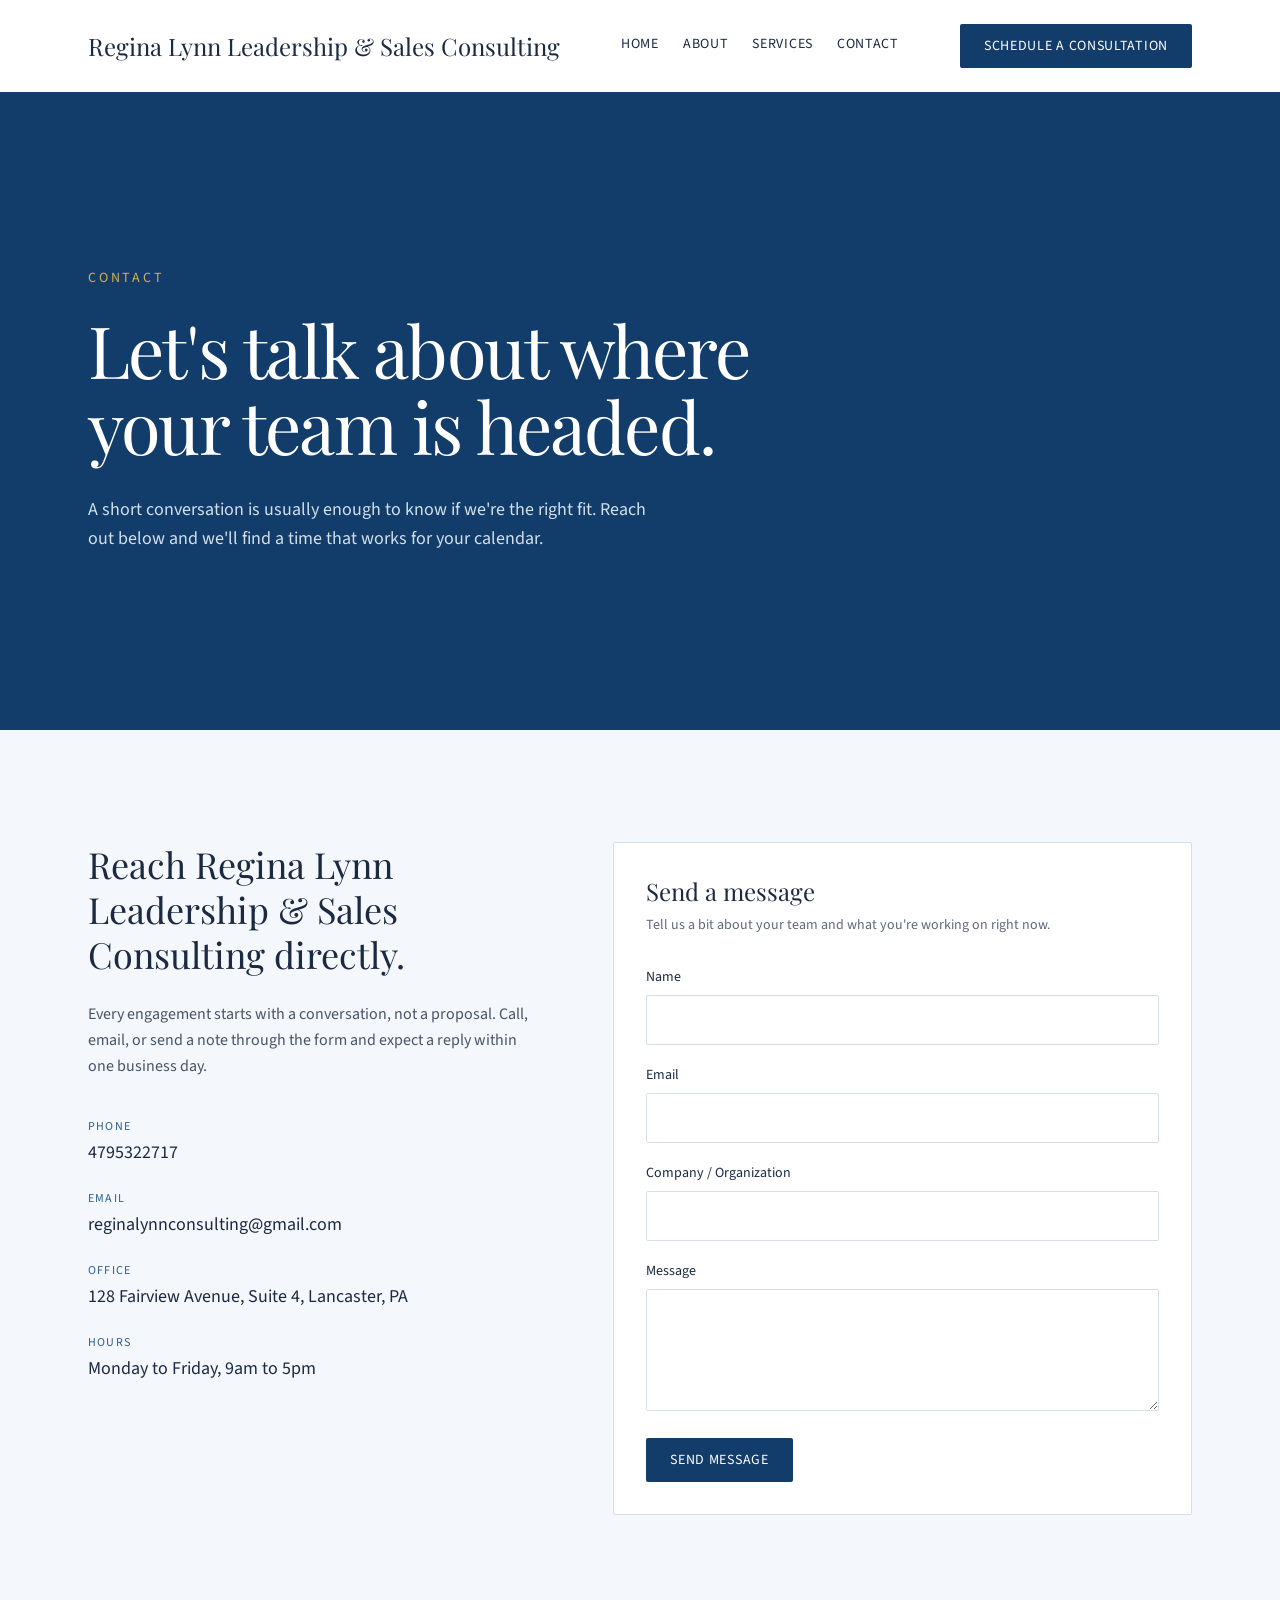
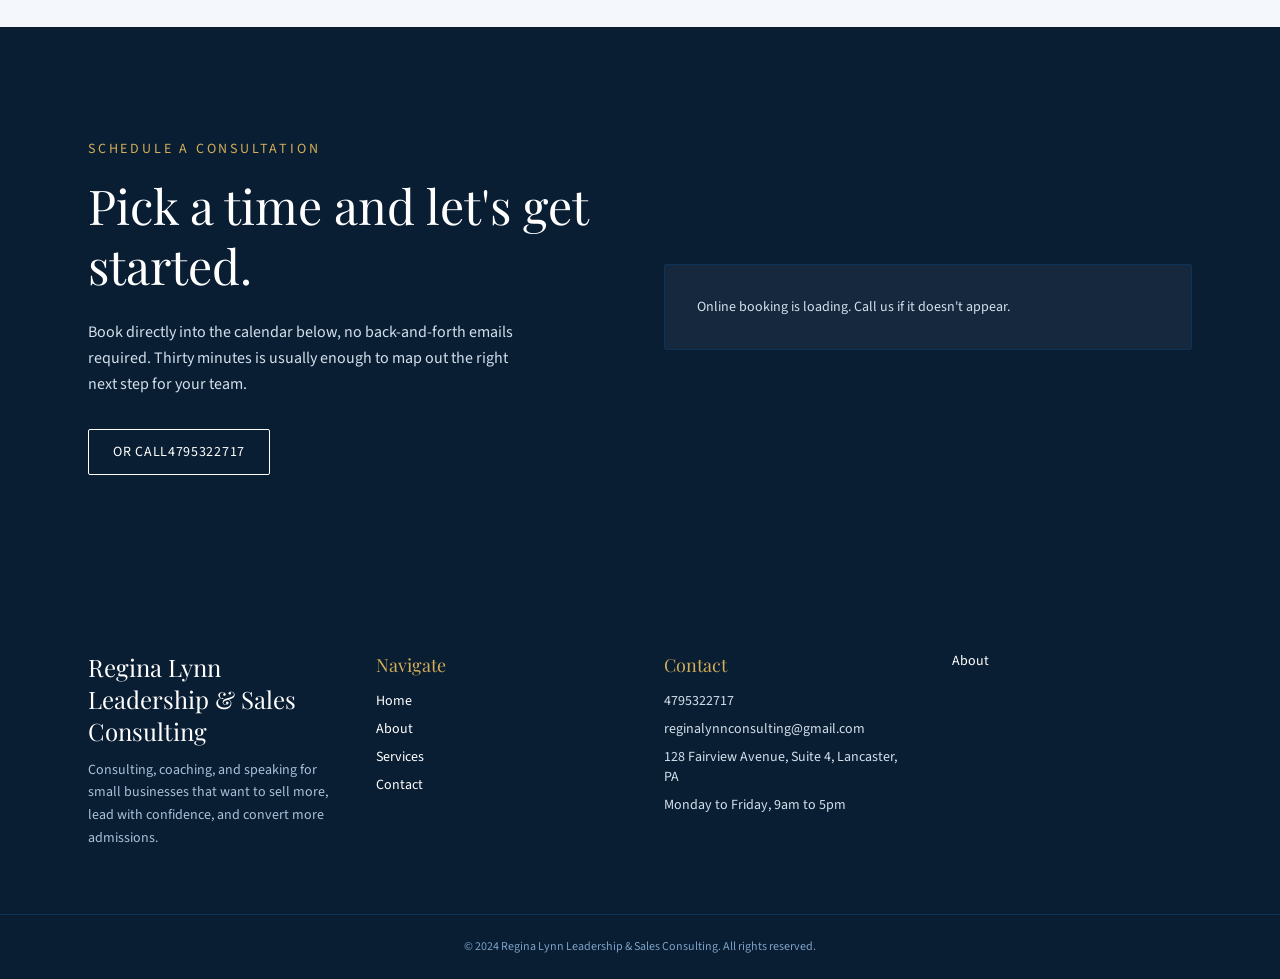
<file: contact.html>
<!DOCTYPE html><html lang="en"><head>
<meta charset="utf-8"/>
<meta name="viewport" content="width=device-width, initial-scale=1"/>
<title>Contact | Regina Lynn Leadership &amp; Sales Consulting</title>
<meta name="description" content="Get in touch with Regina Lynn Leadership &amp; Sales Consulting or schedule a consultation to talk sales, leadership, and admissions performance for your team."/>
<link rel="canonical" href="https://regina-lynn-consulting-6e9e.sites.tibly.ai/contact"/>
<meta property="og:type" content="website"/>
<meta property="og:url" content="https://regina-lynn-consulting-6e9e.sites.tibly.ai/contact"/>
<meta property="og:site_name" content="Regina Lynn Leadership &amp; Sales Consulting"/>
<meta property="og:title" content="Contact | Regina Lynn Leadership &amp; Sales Consulting"/>
<meta property="og:description" content="Get in touch with Regina Lynn Leadership &amp; Sales Consulting or schedule a consultation to talk sales, leadership, and admissions performance for your team."/>
<meta name="twitter:card" content="summary_large_image"/>
<link rel="icon" href="/favicon.svg" type="image/svg+xml"/>
<link rel="preconnect" href="https://fonts.googleapis.com"/>
<link rel="preconnect" href="https://fonts.gstatic.com" crossorigin=""/>
<link href="https://fonts.googleapis.com/css2?family=Playfair+Display:ital,wght@0,400;0,600;0,700;0,900;1,400&amp;family=Source+Sans+3:wght@400;500;600;700&amp;display=swap" rel="stylesheet"/>
<link rel="stylesheet" href="/styles.css"/>
</head>
<body>
<!-- block:header -->
<header class="bg-white">
  <div class="mx-auto max-w-6xl px-6 py-6 flex flex-col sm:flex-row sm:items-center sm:justify-between gap-5">
    <a href="/" class="font-display text-2xl text-ink leading-none">
      <span data-tibly-field="business-name">Regina Lynn Leadership &amp; Sales Consulting</span>
    </a>
    <nav class="flex flex-wrap gap-x-6 gap-y-2 font-body text-sm uppercase tracking-wider text-ink">
      <a href="/" class="border-b border-transparent hover:border-accent-500 hover:text-brand-600 transition-colors duration-200 pb-1">Home</a>
      <a href="/about" class="border-b border-transparent hover:border-accent-500 hover:text-brand-600 transition-colors duration-200 pb-1">About</a>
      <a href="/services" class="border-b border-transparent hover:border-accent-500 hover:text-brand-600 transition-colors duration-200 pb-1">Services</a>
      <a href="/contact" class="border-b border-transparent hover:border-accent-500 hover:text-brand-600 transition-colors duration-200 pb-1">Contact</a>
    </nav>
    <a href="/contact" class="btn">Schedule a Consultation</a>
  </div>
</header>
<!-- /block:header -->
<!-- block:statement-hero -->
<section class="bg-brand-600 text-white" data-block="statement-hero">
  <div class="mx-auto max-w-6xl px-6 py-28 sm:py-36 lg:py-44">
    <p class="font-body text-sm uppercase tracking-[0.2em] text-accent-400 mb-6">Contact</p>
    <h1 class="font-display text-5xl sm:text-6xl lg:text-7xl leading-[1.05] tracking-tight max-w-3xl">
      Let&#39;s talk about where your team is headed.
    </h1>
    <p class="font-body text-lg text-brand-100 mt-8 max-w-xl leading-relaxed">
      A short conversation is usually enough to know if we&#39;re the right fit. Reach out below and we&#39;ll find a time that works for your calendar.
    </p>
  </div>
</section>
<!-- /block:statement-hero -->
<!-- block:longform-intro -->
<section class="bg-surface" data-block="longform-intro">
  <div class="mx-auto max-w-6xl px-6 py-20 sm:py-28 grid gap-16 lg:grid-cols-[minmax(0,1fr)_minmax(0,1.3fr)] lg:gap-20">
    <div>
      <h2 class="font-display text-3xl sm:text-4xl text-ink leading-tight mb-6">
        Reach <span data-tibly-field="business-name">Regina Lynn Leadership &amp; Sales Consulting</span> directly.
      </h2>
      <p class="font-body text-base text-ink/80 leading-relaxed mb-10 max-w-md">
        Every engagement starts with a conversation, not a proposal. Call, email, or send a note through the form and expect a reply within one business day.
      </p>
      <ul class="space-y-6 font-body text-ink">
        <li>
          <p class="text-xs uppercase tracking-widest text-brand-500 mb-1">Phone</p>
          <a href="tel:4795322717" data-tibly-field="phone" class="text-lg hover:text-brand-600 transition-colors duration-200">4795322717</a>
        </li>
        <li>
          <p class="text-xs uppercase tracking-widest text-brand-500 mb-1">Email</p>
          <a href="mailto:reginalynnconsulting@gmail.com" data-tibly-field="email" class="text-lg hover:text-brand-600 transition-colors duration-200">reginalynnconsulting@gmail.com</a>
        </li>
        <li>
          <p class="text-xs uppercase tracking-widest text-brand-500 mb-1">Office</p>
          <span data-tibly-field="address" class="text-lg">128 Fairview Avenue, Suite 4, Lancaster, PA</span>
        </li>
        <li>
          <p class="text-xs uppercase tracking-widest text-brand-500 mb-1">Hours</p>
          <span data-tibly-field="hours" class="text-lg">Monday to Friday, 9am to 5pm</span>
        </li>
      </ul>
    </div>
    <div class="card">
      <h3 class="font-display text-2xl text-ink mb-2">Send a message</h3>
      <p class="font-body text-sm text-ink/70 mb-8">Tell us a bit about your team and what you&#39;re working on right now.</p>
      <form method="POST" action="https://api.tibly.ai/api/public/site-forms" class="space-y-5">
        <input type="hidden" name="_page" value="/contact"/>
        <input type="text" name="_gotcha" class="hidden" tabindex="-1" autocomplete="off" aria-hidden="true"/>
        <div>
          <label for="name" class="block font-body text-sm text-ink mb-2">Name</label>
          <input id="name" name="name" type="text" required="" class="w-full border border-brand-100 rounded-[var(--radius-sm)] px-4 py-3 font-body text-ink focus:outline-none focus:ring-2 focus:ring-accent-500 focus:border-accent-500"/>
        </div>
        <div>
          <label for="email" class="block font-body text-sm text-ink mb-2">Email</label>
          <input id="email" name="email" type="email" required="" class="w-full border border-brand-100 rounded-[var(--radius-sm)] px-4 py-3 font-body text-ink focus:outline-none focus:ring-2 focus:ring-accent-500 focus:border-accent-500"/>
        </div>
        <div>
          <label for="company" class="block font-body text-sm text-ink mb-2">Company / Organization</label>
          <input id="company" name="company" type="text" class="w-full border border-brand-100 rounded-[var(--radius-sm)] px-4 py-3 font-body text-ink focus:outline-none focus:ring-2 focus:ring-accent-500 focus:border-accent-500"/>
        </div>
        <div>
          <label for="message" class="block font-body text-sm text-ink mb-2">Message</label>
          <textarea id="message" name="message" rows="4" required="" class="w-full border border-brand-100 rounded-[var(--radius-sm)] px-4 py-3 font-body text-ink focus:outline-none focus:ring-2 focus:ring-accent-500 focus:border-accent-500"></textarea>
        </div>
        <button type="submit" class="btn w-full sm:w-auto">Send Message</button>
      </form>
    </div>
  </div>
</section>
<!-- /block:longform-intro -->
<!-- block:editorial-cta -->
<section class="bg-brand-900 text-white" data-block="editorial-cta">
  <div class="mx-auto max-w-6xl px-6 py-24 sm:py-28 grid gap-12 lg:grid-cols-2 lg:items-center">
    <div>
      <p class="font-body text-sm uppercase tracking-[0.2em] text-accent-400 mb-4">Schedule a Consultation</p>
      <h2 class="font-display text-4xl sm:text-5xl leading-tight mb-6">Pick a time and let&#39;s get started.</h2>
      <p class="font-body text-brand-100 leading-relaxed max-w-md mb-8">
        Book directly into the calendar below, no back-and-forth emails required. Thirty minutes is usually enough to map out the right next step for your team.
      </p>
      <a href="tel:4795322717" class="btn-secondary">Or Call <span data-tibly-field="phone">4795322717</span></a>
    </div>
    <div class="bg-white/5 border border-brand-700 rounded-[var(--radius-sm)] p-6 sm:p-8">
      <div data-tibly-booking="">
        <p class="font-body text-sm text-brand-100">Online booking is loading. Call us if it doesn&#39;t appear.</p>
      </div>
    </div>
  </div>
</section>
<!-- /block:editorial-cta -->
<!-- block:footer -->
<footer class="bg-brand-900 text-white">
  <div class="mx-auto max-w-6xl px-6 py-16 grid gap-12 sm:grid-cols-2 lg:grid-cols-4">
    <div>
      <p class="font-display text-2xl mb-3"><span data-tibly-field="business-name">Regina Lynn Leadership &amp; Sales Consulting</span></p>
      <p class="font-body text-sm text-brand-200 leading-relaxed max-w-xs">Consulting, coaching, and speaking for small businesses that want to sell more, lead with confidence, and convert more admissions.</p>
    </div>
    <div>
      <p class="font-display text-lg mb-3 text-accent-400">Navigate</p>
      <nav class="flex flex-col gap-2 font-body text-sm">
        <a href="/" class="hover:text-accent-400 transition-colors duration-200">Home</a>
        <a href="/about" class="hover:text-accent-400 transition-colors duration-200">About</a>
        <a href="/services" class="hover:text-accent-400 transition-colors duration-200">Services</a>
        <a href="/contact" class="hover:text-accent-400 transition-colors duration-200">Contact</a>
      </nav>
    </div>
    <div>
      <p class="font-display text-lg mb-3 text-accent-400">Contact</p>
      <ul class="flex flex-col gap-2 font-body text-sm text-brand-100">
        <li><a href="tel:4795322717" data-tibly-field="phone" class="hover:text-accent-400 transition-colors duration-200">4795322717</a></li>
        <li><a href="mailto:reginalynnconsulting@gmail.com" data-tibly-field="email" class="hover:text-accent-400 transition-colors duration-200">reginalynnconsulting@gmail.com</a></li>
        <li><span data-tibly-field="address">128 Fairview Avenue, Suite 4, Lancaster, PA</span></li>
        <li><span data-tibly-field="hours">Monday to Friday, 9am to 5pm</span></li>
      </ul>
    </div>
    <div data-tibly-field="links" class="flex flex-col gap-2 font-body text-sm">
      About
    </div>
  </div>
  <div class="border-t border-brand-700 py-6 text-center font-body text-xs text-brand-300">
    © 2024 <span data-tibly-field="business-name">Regina Lynn Leadership &amp; Sales Consulting</span>. All rights reserved.
  </div>
</footer>
<!-- /block:footer -->
  <script async="" src="https://api.tibly.ai/widget/v1.js"></script>


</body></html>
</file>
<file: styles.css>
/*! tailwindcss v4.3.2 | MIT License | https://tailwindcss.com */
@layer properties{@supports (((-webkit-hyphens:none)) and (not (margin-trim:inline))) or ((-moz-orient:inline) and (not (color:rgb(from red r g b)))){*,:before,:after,::backdrop{--tw-space-y-reverse:0;--tw-border-style:solid;--tw-leading:initial;--tw-tracking:initial;--tw-duration:initial;--tw-scale-x:1;--tw-scale-y:1;--tw-scale-z:1;--tw-shadow:0 0 #0000;--tw-shadow-color:initial;--tw-shadow-alpha:100%;--tw-inset-shadow:0 0 #0000;--tw-inset-shadow-color:initial;--tw-inset-shadow-alpha:100%;--tw-ring-color:initial;--tw-ring-shadow:0 0 #0000;--tw-inset-ring-color:initial;--tw-inset-ring-shadow:0 0 #0000;--tw-ring-inset:initial;--tw-ring-offset-width:0px;--tw-ring-offset-color:#fff;--tw-ring-offset-shadow:0 0 #0000}}}@layer theme{:root,:host{--font-sans:ui-sans-serif, system-ui, sans-serif, "Apple Color Emoji", "Segoe UI Emoji", "Segoe UI Symbol", "Noto Color Emoji";--font-mono:ui-monospace, SFMono-Regular, Menlo, Monaco, Consolas, "Liberation Mono", "Courier New", monospace;--color-white:#fff;--spacing:.25rem;--container-xs:20rem;--container-md:28rem;--container-lg:32rem;--container-xl:36rem;--container-2xl:42rem;--container-3xl:48rem;--container-4xl:56rem;--container-6xl:72rem;--text-xs:.75rem;--text-xs--line-height:calc(1 / .75);--text-sm:.875rem;--text-sm--line-height:calc(1.25 / .875);--text-base:1rem;--text-base--line-height:calc(1.5 / 1);--text-lg:1.125rem;--text-lg--line-height:calc(1.75 / 1.125);--text-xl:1.25rem;--text-xl--line-height:calc(1.75 / 1.25);--text-2xl:1.5rem;--text-2xl--line-height:calc(2 / 1.5);--text-3xl:1.875rem;--text-3xl--line-height:calc(2.25 / 1.875);--text-4xl:2.25rem;--text-4xl--line-height:calc(2.5 / 2.25);--text-5xl:3rem;--text-5xl--line-height:1;--text-6xl:3.75rem;--text-6xl--line-height:1;--text-7xl:4.5rem;--text-7xl--line-height:1;--text-8xl:6rem;--text-8xl--line-height:1;--tracking-tight:-.025em;--tracking-wider:.05em;--tracking-widest:.1em;--leading-tight:1.25;--leading-snug:1.375;--leading-relaxed:1.625;--radius-sm:2px;--default-transition-duration:.15s;--default-transition-timing-function:cubic-bezier(.4, 0, .2, 1);--default-font-family:var(--font-sans);--default-mono-font-family:var(--font-mono);--color-brand-100:#d3e0ec;--color-brand-200:#a8c2d9;--color-brand-300:#7da3c6;--color-brand-500:#2e5f8a;--color-brand-600:#123c69;--color-brand-700:#0f3257;--color-brand-800:#0c2745;--color-brand-900:#091d33;--color-accent-400:#d4ae58;--color-accent-500:#c9a24b;--color-accent-600:#a9843a;--color-surface:#f4f7fb;--color-ink:#1b2a41;--font-display:"Playfair Display", Georgia, serif;--font-body:"Source Sans 3", "Source Sans Pro", Arial, sans-serif}}@layer base{*,:after,:before,::backdrop{box-sizing:border-box;border:0 solid;margin:0;padding:0}::file-selector-button{box-sizing:border-box;border:0 solid;margin:0;padding:0}html,:host{-webkit-text-size-adjust:100%;tab-size:4;line-height:1.5;font-family:var(--default-font-family,ui-sans-serif, system-ui, sans-serif, "Apple Color Emoji", "Segoe UI Emoji", "Segoe UI Symbol", "Noto Color Emoji");font-feature-settings:var(--default-font-feature-settings,normal);font-variation-settings:var(--default-font-variation-settings,normal);-webkit-tap-highlight-color:transparent}hr{height:0;color:inherit;border-top-width:1px}abbr:where([title]){-webkit-text-decoration:underline dotted;text-decoration:underline dotted}h1,h2,h3,h4,h5,h6{font-size:inherit;font-weight:inherit}a{color:inherit;-webkit-text-decoration:inherit;-webkit-text-decoration:inherit;-webkit-text-decoration:inherit;text-decoration:inherit}b,strong{font-weight:bolder}code,kbd,samp,pre{font-family:var(--default-mono-font-family,ui-monospace, SFMono-Regular, Menlo, Monaco, Consolas, "Liberation Mono", "Courier New", monospace);font-feature-settings:var(--default-mono-font-feature-settings,normal);font-variation-settings:var(--default-mono-font-variation-settings,normal);font-size:1em}small{font-size:80%}sub,sup{vertical-align:baseline;font-size:75%;line-height:0;position:relative}sub{bottom:-.25em}sup{top:-.5em}table{text-indent:0;border-color:inherit;border-collapse:collapse}:-moz-focusring{outline:auto}progress{vertical-align:baseline}summary{display:list-item}ol,ul,menu{list-style:none}img,svg,video,canvas,audio,iframe,embed,object{vertical-align:middle;display:block}img,video{max-width:100%;height:auto}button,input,select,optgroup,textarea{font:inherit;font-feature-settings:inherit;font-variation-settings:inherit;letter-spacing:inherit;color:inherit;opacity:1;background-color:#0000;border-radius:0}::file-selector-button{font:inherit;font-feature-settings:inherit;font-variation-settings:inherit;letter-spacing:inherit;color:inherit;opacity:1;background-color:#0000;border-radius:0}:where(select:is([multiple],[size])) optgroup{font-weight:bolder}:where(select:is([multiple],[size])) optgroup option{padding-inline-start:20px}::file-selector-button{margin-inline-end:4px}::placeholder{opacity:1}@supports (not ((-webkit-appearance:-apple-pay-button))) or (contain-intrinsic-size:1px){::placeholder{color:currentColor}@supports (color:color-mix(in lab, red, red)){::placeholder{color:color-mix(in oklab, currentcolor 50%, transparent)}}}textarea{resize:vertical}::-webkit-search-decoration{-webkit-appearance:none}::-webkit-date-and-time-value{min-height:1lh;text-align:inherit}::-webkit-datetime-edit{display:inline-flex}::-webkit-datetime-edit-fields-wrapper{padding:0}::-webkit-datetime-edit{padding-block:0}::-webkit-datetime-edit-year-field{padding-block:0}::-webkit-datetime-edit-month-field{padding-block:0}::-webkit-datetime-edit-day-field{padding-block:0}::-webkit-datetime-edit-hour-field{padding-block:0}::-webkit-datetime-edit-minute-field{padding-block:0}::-webkit-datetime-edit-second-field{padding-block:0}::-webkit-datetime-edit-millisecond-field{padding-block:0}::-webkit-datetime-edit-meridiem-field{padding-block:0}::-webkit-calendar-picker-indicator{line-height:1}:-moz-ui-invalid{box-shadow:none}button,input:where([type=button],[type=reset],[type=submit]){appearance:button}::file-selector-button{appearance:button}::-webkit-inner-spin-button{height:auto}::-webkit-outer-spin-button{height:auto}[hidden]:where(:not([hidden=until-found])){display:none!important}}@layer components{.btn{border-radius:var(--radius-sm);background-color:var(--color-brand-600);padding-inline:calc(var(--spacing) * 6);padding-block:calc(var(--spacing) * 3);font-family:var(--font-body);font-size:var(--text-sm);line-height:var(--tw-leading,var(--text-sm--line-height));--tw-tracking:var(--tracking-wider);letter-spacing:var(--tracking-wider);color:var(--color-white);text-transform:uppercase;transition-property:color,background-color,border-color,outline-color,text-decoration-color,fill,stroke,--tw-gradient-from,--tw-gradient-via,--tw-gradient-to;transition-timing-function:var(--tw-ease,var(--default-transition-timing-function));transition-duration:var(--tw-duration,var(--default-transition-duration));--tw-duration:.2s;justify-content:center;align-items:center;transition-duration:.2s;display:inline-flex}@media (hover:hover){.btn:hover{background-color:var(--color-brand-700)}}.btn:focus{--tw-ring-shadow:var(--tw-ring-inset,) 0 0 0 calc(2px + var(--tw-ring-offset-width)) var(--tw-ring-color,currentcolor);box-shadow:var(--tw-inset-shadow), var(--tw-inset-ring-shadow), var(--tw-ring-offset-shadow), var(--tw-ring-shadow), var(--tw-shadow);--tw-ring-color:var(--color-accent-500);--tw-outline-style:none;outline-style:none}.btn-secondary{border-radius:var(--radius-sm);border-style:var(--tw-border-style);border-width:1px;border-color:var(--color-white);padding-inline:calc(var(--spacing) * 6);padding-block:calc(var(--spacing) * 3);font-family:var(--font-body);font-size:var(--text-sm);line-height:var(--tw-leading,var(--text-sm--line-height));--tw-tracking:var(--tracking-wider);letter-spacing:var(--tracking-wider);color:var(--color-white);text-transform:uppercase;transition-property:color,background-color,border-color,outline-color,text-decoration-color,fill,stroke,--tw-gradient-from,--tw-gradient-via,--tw-gradient-to;transition-timing-function:var(--tw-ease,var(--default-transition-timing-function));transition-duration:var(--tw-duration,var(--default-transition-duration));--tw-duration:.2s;background-color:#0000;justify-content:center;align-items:center;transition-duration:.2s;display:inline-flex}@media (hover:hover){.btn-secondary:hover{background-color:var(--color-white);color:var(--color-brand-700)}}.btn-secondary:focus{--tw-ring-shadow:var(--tw-ring-inset,) 0 0 0 calc(2px + var(--tw-ring-offset-width)) var(--tw-ring-color,currentcolor);box-shadow:var(--tw-inset-shadow), var(--tw-inset-ring-shadow), var(--tw-ring-offset-shadow), var(--tw-ring-shadow), var(--tw-shadow);--tw-ring-color:var(--color-accent-500);--tw-outline-style:none;outline-style:none}.card{border-radius:var(--radius-sm);border-style:var(--tw-border-style);border-width:1px;border-color:var(--color-brand-100);background-color:var(--color-white);padding:calc(var(--spacing) * 8)}}@layer utilities{.absolute{position:absolute}.relative{position:relative}.inset-x-0{inset-inline:0}.bottom-0{bottom:0}.order-first{order:-9999}.mx-auto{margin-inline:auto}.mt-3{margin-top:calc(var(--spacing) * 3)}.mt-4{margin-top:calc(var(--spacing) * 4)}.mt-8{margin-top:calc(var(--spacing) * 8)}.mt-10{margin-top:calc(var(--spacing) * 10)}.mb-1{margin-bottom:var(--spacing)}.mb-2{margin-bottom:calc(var(--spacing) * 2)}.mb-3{margin-bottom:calc(var(--spacing) * 3)}.mb-4{margin-bottom:calc(var(--spacing) * 4)}.mb-5{margin-bottom:calc(var(--spacing) * 5)}.mb-6{margin-bottom:calc(var(--spacing) * 6)}.mb-8{margin-bottom:calc(var(--spacing) * 8)}.mb-10{margin-bottom:calc(var(--spacing) * 10)}.mb-12{margin-bottom:calc(var(--spacing) * 12)}.mb-16{margin-bottom:calc(var(--spacing) * 16)}.mb-20{margin-bottom:calc(var(--spacing) * 20)}.block{display:block}.flex{display:flex}.grid{display:grid}.hidden{display:none}.inline-flex{display:inline-flex}.table{display:table}.aspect-\[4\/3\]{aspect-ratio:4/3}.aspect-\[4\/5\]{aspect-ratio:4/5}.w-full{width:100%}.max-w-2xl{max-width:var(--container-2xl)}.max-w-3xl{max-width:var(--container-3xl)}.max-w-4xl{max-width:var(--container-4xl)}.max-w-6xl{max-width:var(--container-6xl)}.max-w-lg{max-width:var(--container-lg)}.max-w-md{max-width:var(--container-md)}.max-w-prose{max-width:65ch}.max-w-xl{max-width:var(--container-xl)}.max-w-xs{max-width:var(--container-xs)}.grid-cols-2{grid-template-columns:repeat(2,minmax(0,1fr))}.flex-col{flex-direction:column}.flex-wrap{flex-wrap:wrap}.items-center{align-items:center}.items-start{align-items:flex-start}.justify-center{justify-content:center}.gap-2{gap:calc(var(--spacing) * 2)}.gap-3{gap:calc(var(--spacing) * 3)}.gap-4{gap:calc(var(--spacing) * 4)}.gap-5{gap:calc(var(--spacing) * 5)}.gap-8{gap:calc(var(--spacing) * 8)}.gap-10{gap:calc(var(--spacing) * 10)}.gap-12{gap:calc(var(--spacing) * 12)}.gap-16{gap:calc(var(--spacing) * 16)}.gap-20{gap:calc(var(--spacing) * 20)}:where(.space-y-2>:not(:last-child)){--tw-space-y-reverse:0;margin-block-start:calc(calc(var(--spacing) * 2) * var(--tw-space-y-reverse));margin-block-end:calc(calc(var(--spacing) * 2) * calc(1 - var(--tw-space-y-reverse)))}:where(.space-y-5>:not(:last-child)){--tw-space-y-reverse:0;margin-block-start:calc(calc(var(--spacing) * 5) * var(--tw-space-y-reverse));margin-block-end:calc(calc(var(--spacing) * 5) * calc(1 - var(--tw-space-y-reverse)))}:where(.space-y-6>:not(:last-child)){--tw-space-y-reverse:0;margin-block-start:calc(calc(var(--spacing) * 6) * var(--tw-space-y-reverse));margin-block-end:calc(calc(var(--spacing) * 6) * calc(1 - var(--tw-space-y-reverse)))}:where(.space-y-20>:not(:last-child)){--tw-space-y-reverse:0;margin-block-start:calc(calc(var(--spacing) * 20) * var(--tw-space-y-reverse));margin-block-end:calc(calc(var(--spacing) * 20) * calc(1 - var(--tw-space-y-reverse)))}:where(.space-y-24>:not(:last-child)){--tw-space-y-reverse:0;margin-block-start:calc(calc(var(--spacing) * 24) * var(--tw-space-y-reverse));margin-block-end:calc(calc(var(--spacing) * 24) * calc(1 - var(--tw-space-y-reverse)))}.gap-x-6{column-gap:calc(var(--spacing) * 6)}.gap-y-2{row-gap:calc(var(--spacing) * 2)}.overflow-hidden{overflow:hidden}.rounded-\[var\(--radius-sm\)\]{border-radius:var(--radius-sm)}.border{border-style:var(--tw-border-style);border-width:1px}.border-t{border-top-style:var(--tw-border-style);border-top-width:1px}.border-b{border-bottom-style:var(--tw-border-style);border-bottom-width:1px}.border-brand-100{border-color:var(--color-brand-100)}.border-brand-600{border-color:var(--color-brand-600)}.border-brand-700{border-color:var(--color-brand-700)}.border-transparent{border-color:#0000}.border-white\/40{border-color:#fff6}@supports (color:color-mix(in lab, red, red)){.border-white\/40{border-color:color-mix(in oklab, var(--color-white) 40%, transparent)}}.bg-brand-600{background-color:var(--color-brand-600)}.bg-brand-800{background-color:var(--color-brand-800)}.bg-brand-900{background-color:var(--color-brand-900)}.bg-brand-900\/75{background-color:#091d33bf}@supports (color:color-mix(in lab, red, red)){.bg-brand-900\/75{background-color:color-mix(in oklab, var(--color-brand-900) 75%, transparent)}}.bg-surface{background-color:var(--color-surface)}.bg-white{background-color:var(--color-white)}.bg-white\/5{background-color:#ffffff0d}@supports (color:color-mix(in lab, red, red)){.bg-white\/5{background-color:color-mix(in oklab, var(--color-white) 5%, transparent)}}.object-cover{object-fit:cover}.p-6{padding:calc(var(--spacing) * 6)}.p-10{padding:calc(var(--spacing) * 10)}.px-4{padding-inline:calc(var(--spacing) * 4)}.px-6{padding-inline:calc(var(--spacing) * 6)}.py-3{padding-block:calc(var(--spacing) * 3)}.py-6{padding-block:calc(var(--spacing) * 6)}.py-16{padding-block:calc(var(--spacing) * 16)}.py-20{padding-block:calc(var(--spacing) * 20)}.py-24{padding-block:calc(var(--spacing) * 24)}.py-28{padding-block:calc(var(--spacing) * 28)}.pt-24{padding-top:calc(var(--spacing) * 24)}.pb-1{padding-bottom:var(--spacing)}.text-center{text-align:center}.font-body{font-family:var(--font-body)}.font-display{font-family:var(--font-display)}.text-2xl{font-size:var(--text-2xl);line-height:var(--tw-leading,var(--text-2xl--line-height))}.text-3xl{font-size:var(--text-3xl);line-height:var(--tw-leading,var(--text-3xl--line-height))}.text-4xl{font-size:var(--text-4xl);line-height:var(--tw-leading,var(--text-4xl--line-height))}.text-5xl{font-size:var(--text-5xl);line-height:var(--tw-leading,var(--text-5xl--line-height))}.text-6xl{font-size:var(--text-6xl);line-height:var(--tw-leading,var(--text-6xl--line-height))}.text-base{font-size:var(--text-base);line-height:var(--tw-leading,var(--text-base--line-height))}.text-lg{font-size:var(--text-lg);line-height:var(--tw-leading,var(--text-lg--line-height))}.text-sm{font-size:var(--text-sm);line-height:var(--tw-leading,var(--text-sm--line-height))}.text-xs{font-size:var(--text-xs);line-height:var(--tw-leading,var(--text-xs--line-height))}.leading-\[0\.95\]{--tw-leading:.95;line-height:.95}.leading-\[1\.05\]{--tw-leading:1.05;line-height:1.05}.leading-none{--tw-leading:1;line-height:1}.leading-relaxed{--tw-leading:var(--leading-relaxed);line-height:var(--leading-relaxed)}.leading-snug{--tw-leading:var(--leading-snug);line-height:var(--leading-snug)}.leading-tight{--tw-leading:var(--leading-tight);line-height:var(--leading-tight)}.tracking-\[0\.2em\]{--tw-tracking:.2em;letter-spacing:.2em}.tracking-tight{--tw-tracking:var(--tracking-tight);letter-spacing:var(--tracking-tight)}.tracking-wider{--tw-tracking:var(--tracking-wider);letter-spacing:var(--tracking-wider)}.tracking-widest{--tw-tracking:var(--tracking-widest);letter-spacing:var(--tracking-widest)}.text-accent-400{color:var(--color-accent-400)}.text-accent-500{color:var(--color-accent-500)}.text-accent-600{color:var(--color-accent-600)}.text-brand-100{color:var(--color-brand-100)}.text-brand-200{color:var(--color-brand-200)}.text-brand-300{color:var(--color-brand-300)}.text-brand-500{color:var(--color-brand-500)}.text-brand-600{color:var(--color-brand-600)}.text-brand-700{color:var(--color-brand-700)}.text-ink{color:var(--color-ink)}.text-ink\/60{color:#1b2a4199}@supports (color:color-mix(in lab, red, red)){.text-ink\/60{color:color-mix(in oklab, var(--color-ink) 60%, transparent)}}.text-ink\/70{color:#1b2a41b3}@supports (color:color-mix(in lab, red, red)){.text-ink\/70{color:color-mix(in oklab, var(--color-ink) 70%, transparent)}}.text-ink\/80{color:#1b2a41cc}@supports (color:color-mix(in lab, red, red)){.text-ink\/80{color:color-mix(in oklab, var(--color-ink) 80%, transparent)}}.text-white{color:var(--color-white)}.uppercase{text-transform:uppercase}.opacity-0{opacity:0}.transition-colors{transition-property:color,background-color,border-color,outline-color,text-decoration-color,fill,stroke,--tw-gradient-from,--tw-gradient-via,--tw-gradient-to;transition-timing-function:var(--tw-ease,var(--default-transition-timing-function));transition-duration:var(--tw-duration,var(--default-transition-duration))}.transition-opacity{transition-property:opacity;transition-timing-function:var(--tw-ease,var(--default-transition-timing-function));transition-duration:var(--tw-duration,var(--default-transition-duration))}.transition-transform{transition-property:transform,translate,scale,rotate;transition-timing-function:var(--tw-ease,var(--default-transition-timing-function));transition-duration:var(--tw-duration,var(--default-transition-duration))}.duration-200{--tw-duration:.2s;transition-duration:.2s}.duration-300{--tw-duration:.3s;transition-duration:.3s}.duration-500{--tw-duration:.5s;transition-duration:.5s}@media (hover:hover){.group-hover\:scale-105:is(:where(.group):hover *){--tw-scale-x:105%;--tw-scale-y:105%;--tw-scale-z:105%;scale:var(--tw-scale-x) var(--tw-scale-y)}.group-hover\:opacity-100:is(:where(.group):hover *){opacity:1}.hover\:border-accent-400:hover{border-color:var(--color-accent-400)}.hover\:border-accent-500:hover{border-color:var(--color-accent-500)}.hover\:border-brand-600:hover{border-color:var(--color-brand-600)}.hover\:bg-brand-600:hover{background-color:var(--color-brand-600)}.hover\:text-accent-400:hover{color:var(--color-accent-400)}.hover\:text-brand-600:hover{color:var(--color-brand-600)}.hover\:text-white:hover{color:var(--color-white)}}.focus\:border-accent-500:focus{border-color:var(--color-accent-500)}.focus\:ring-2:focus{--tw-ring-shadow:var(--tw-ring-inset,) 0 0 0 calc(2px + var(--tw-ring-offset-width)) var(--tw-ring-color,currentcolor);box-shadow:var(--tw-inset-shadow), var(--tw-inset-ring-shadow), var(--tw-ring-offset-shadow), var(--tw-ring-shadow), var(--tw-shadow)}.focus\:ring-accent-500:focus{--tw-ring-color:var(--color-accent-500)}.focus\:outline-none:focus{--tw-outline-style:none;outline-style:none}@media (min-width:40rem){.sm\:block{display:block}.sm\:w-auto{width:auto}.sm\:grid-cols-2{grid-template-columns:repeat(2,minmax(0,1fr))}.sm\:grid-cols-4{grid-template-columns:repeat(4,minmax(0,1fr))}.sm\:flex-row{flex-direction:row}.sm\:items-center{align-items:center}.sm\:justify-between{justify-content:space-between}:where(.sm\:space-y-28>:not(:last-child)){--tw-space-y-reverse:0;margin-block-start:calc(calc(var(--spacing) * 28) * var(--tw-space-y-reverse));margin-block-end:calc(calc(var(--spacing) * 28) * calc(1 - var(--tw-space-y-reverse)))}.sm\:p-8{padding:calc(var(--spacing) * 8)}.sm\:py-24{padding-block:calc(var(--spacing) * 24)}.sm\:py-28{padding-block:calc(var(--spacing) * 28)}.sm\:py-36{padding-block:calc(var(--spacing) * 36)}.sm\:text-left{text-align:left}.sm\:text-4xl{font-size:var(--text-4xl);line-height:var(--tw-leading,var(--text-4xl--line-height))}.sm\:text-5xl{font-size:var(--text-5xl);line-height:var(--tw-leading,var(--text-5xl--line-height))}.sm\:text-6xl{font-size:var(--text-6xl);line-height:var(--tw-leading,var(--text-6xl--line-height))}.sm\:text-7xl{font-size:var(--text-7xl);line-height:var(--tw-leading,var(--text-7xl--line-height))}}@media (min-width:48rem){.md\:order-1{order:1}.md\:order-2{order:2}.md\:order-last{order:9999}.md\:col-span-2{grid-column:span 2/span 2}.md\:col-span-4{grid-column:span 4/span 4}.md\:col-span-5{grid-column:span 5/span 5}.md\:col-span-6{grid-column:span 6/span 6}.md\:col-span-8{grid-column:span 8/span 8}.md\:col-start-1{grid-column-start:1}.md\:col-start-7{grid-column-start:7}.md\:col-start-8{grid-column-start:8}.md\:mb-28{margin-bottom:calc(var(--spacing) * 28)}.md\:w-1\/2{width:50%}.md\:grid-cols-2{grid-template-columns:repeat(2,minmax(0,1fr))}.md\:grid-cols-3{grid-template-columns:repeat(3,minmax(0,1fr))}.md\:grid-cols-12{grid-template-columns:repeat(12,minmax(0,1fr))}.md\:grid-cols-\[minmax\(0\,220px\)_1fr\]{grid-template-columns:minmax(0,220px) 1fr}.md\:flex-col{flex-direction:column}.md\:flex-row{flex-direction:row}.md\:flex-row-reverse{flex-direction:row-reverse}.md\:items-end{align-items:flex-end}.md\:gap-8{gap:calc(var(--spacing) * 8)}.md\:gap-16{gap:calc(var(--spacing) * 16)}:where(.md\:space-y-32>:not(:last-child)){--tw-space-y-reverse:0;margin-block-start:calc(calc(var(--spacing) * 32) * var(--tw-space-y-reverse));margin-block-end:calc(calc(var(--spacing) * 32) * calc(1 - var(--tw-space-y-reverse)))}.md\:p-14{padding:calc(var(--spacing) * 14)}.md\:py-32{padding-block:calc(var(--spacing) * 32)}.md\:py-36{padding-block:calc(var(--spacing) * 36)}.md\:pt-28{padding-top:calc(var(--spacing) * 28)}.md\:pt-32{padding-top:calc(var(--spacing) * 32)}.md\:text-3xl{font-size:var(--text-3xl);line-height:var(--tw-leading,var(--text-3xl--line-height))}.md\:text-4xl{font-size:var(--text-4xl);line-height:var(--tw-leading,var(--text-4xl--line-height))}.md\:text-5xl{font-size:var(--text-5xl);line-height:var(--tw-leading,var(--text-5xl--line-height))}.md\:text-8xl{font-size:var(--text-8xl);line-height:var(--tw-leading,var(--text-8xl--line-height))}.md\:text-xl{font-size:var(--text-xl);line-height:var(--tw-leading,var(--text-xl--line-height))}}@media (min-width:64rem){.lg\:grid-cols-2{grid-template-columns:repeat(2,minmax(0,1fr))}.lg\:grid-cols-4{grid-template-columns:repeat(4,minmax(0,1fr))}.lg\:grid-cols-\[minmax\(0\,1fr\)_minmax\(0\,1\.3fr\)\]{grid-template-columns:minmax(0,1fr) minmax(0,1.3fr)}.lg\:items-center{align-items:center}.lg\:gap-20{gap:calc(var(--spacing) * 20)}.lg\:py-44{padding-block:calc(var(--spacing) * 44)}.lg\:text-7xl{font-size:var(--text-7xl);line-height:var(--tw-leading,var(--text-7xl--line-height))}.lg\:text-8xl{font-size:var(--text-8xl);line-height:var(--tw-leading,var(--text-8xl--line-height))}}}@property --tw-space-y-reverse{syntax:"*";inherits:false;initial-value:0}@property --tw-border-style{syntax:"*";inherits:false;initial-value:solid}@property --tw-leading{syntax:"*";inherits:false}@property --tw-tracking{syntax:"*";inherits:false}@property --tw-duration{syntax:"*";inherits:false}@property --tw-scale-x{syntax:"*";inherits:false;initial-value:1}@property --tw-scale-y{syntax:"*";inherits:false;initial-value:1}@property --tw-scale-z{syntax:"*";inherits:false;initial-value:1}@property --tw-shadow{syntax:"*";inherits:false;initial-value:0 0 #0000}@property --tw-shadow-color{syntax:"*";inherits:false}@property --tw-shadow-alpha{syntax:"<percentage>";inherits:false;initial-value:100%}@property --tw-inset-shadow{syntax:"*";inherits:false;initial-value:0 0 #0000}@property --tw-inset-shadow-color{syntax:"*";inherits:false}@property --tw-inset-shadow-alpha{syntax:"<percentage>";inherits:false;initial-value:100%}@property --tw-ring-color{syntax:"*";inherits:false}@property --tw-ring-shadow{syntax:"*";inherits:false;initial-value:0 0 #0000}@property --tw-inset-ring-color{syntax:"*";inherits:false}@property --tw-inset-ring-shadow{syntax:"*";inherits:false;initial-value:0 0 #0000}@property --tw-ring-inset{syntax:"*";inherits:false}@property --tw-ring-offset-width{syntax:"<length>";inherits:false;initial-value:0}@property --tw-ring-offset-color{syntax:"*";inherits:false;initial-value:#fff}@property --tw-ring-offset-shadow{syntax:"*";inherits:false;initial-value:0 0 #0000}
</file>
